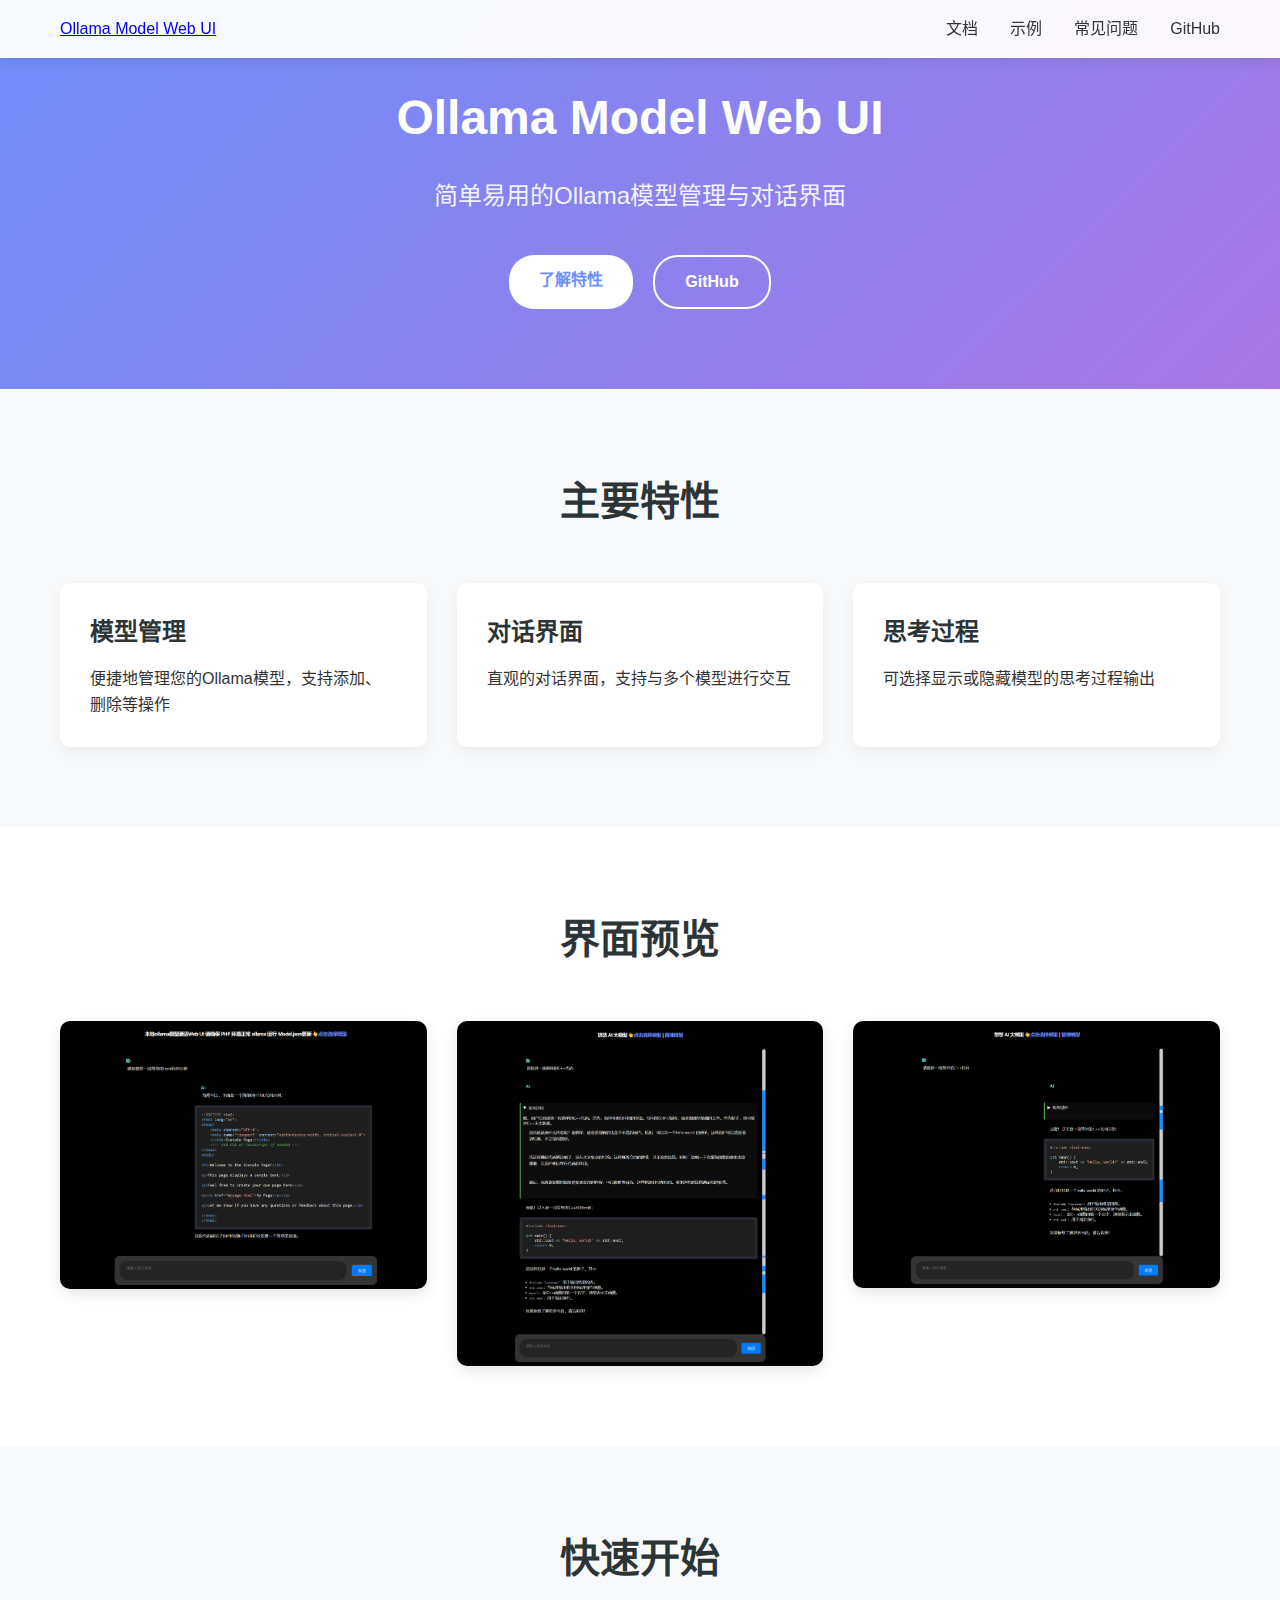
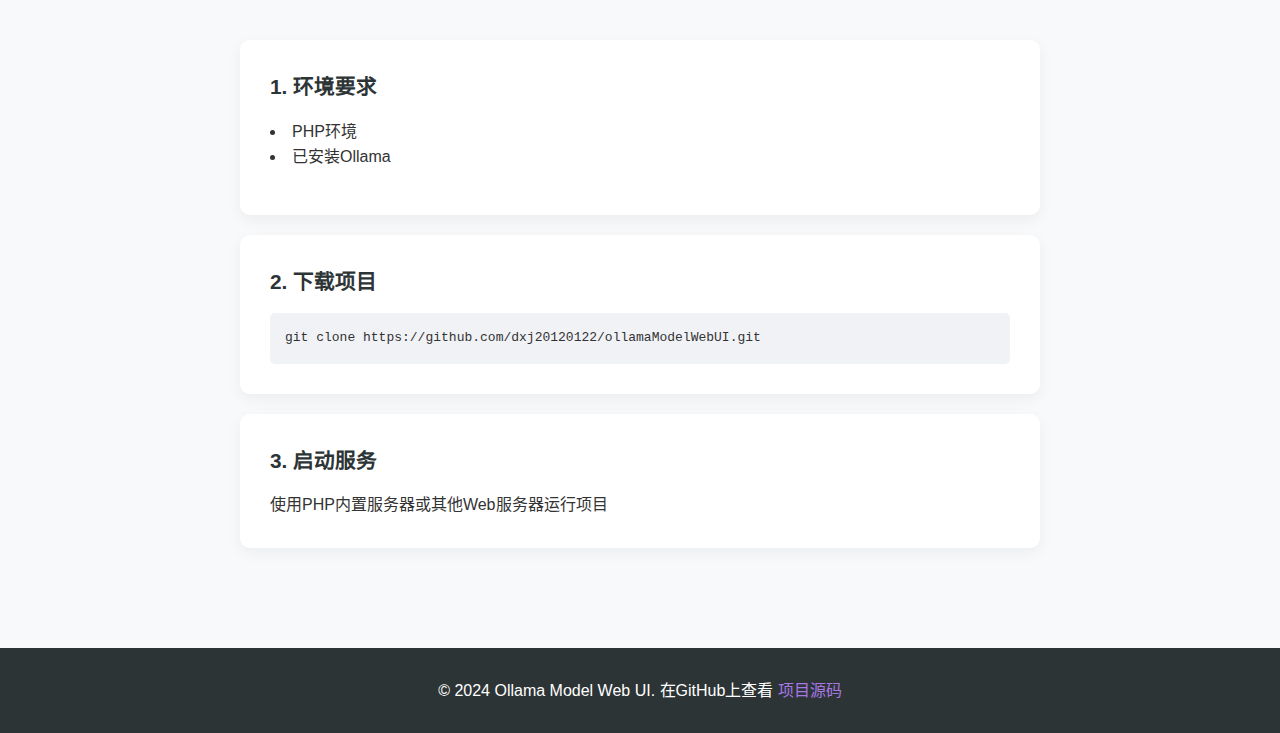
<file: index.html>
<!DOCTYPE html>
<html lang="zh-CN">
<head>
    <meta charset="UTF-8">
    <meta name="viewport" content="width=device-width, initial-scale=1.0">
    <title>Ollama Model Web UI - 简单易用的Ollama模型管理界面</title>
    <link rel="stylesheet" href="Website/css/style.css">
</head>
<body>
    <nav class="nav">
        <div class="container">
            <a href="index.html" class="logo">Ollama Model Web UI</a>
            <div class="nav-links">
                <a href="Website/documentation.html">文档</a>
                <a href="Website/examples.html">示例</a>
                <a href="Website/faq.html">常见问题</a>
                <a href="https://github.com/dxj20120122/ollamaModelWebUI" target="_blank">GitHub</a>
            </div>
        </div>
    </nav>
    <header class="hero">
        <div class="container">
            <h1>Ollama Model Web UI</h1>
            <p class="subtitle">简单易用的Ollama模型管理与对话界面</p>
            <div class="cta-buttons">
                <a href="#features" class="btn primary">了解特性</a>
                <a href="https://github.com/dxj20120122/ollamaModelWebUI" class="btn secondary">GitHub</a>
            </div>
        </div>
    </header>

    <main>
        <section id="features" class="features">
            <div class="container">
                <h2>主要特性</h2>
                <div class="feature-grid">
                    <div class="feature-card">
                        <h3>模型管理</h3>
                        <p>便捷地管理您的Ollama模型，支持添加、删除等操作</p>
                    </div>
                    <div class="feature-card">
                        <h3>对话界面</h3>
                        <p>直观的对话界面，支持与多个模型进行交互</p>
                    </div>
                    <div class="feature-card">
                        <h3>思考过程</h3>
                        <p>可选择显示或隐藏模型的思考过程输出</p>
                    </div>
                </div>
            </div>
        </section>

        <section class="demo">
            <div class="container">
                <h2>界面预览</h2>
                <div class="screenshot-grid">
                    <img src="image/项目UI图片1.png" alt="主界面预览">
                    <img src="image/非隐藏的模型思考输出截图.png" alt="非隐藏的模型思考输出截图">
                    <img src="image/隐藏的模型思考输出截图.png" alt="隐藏的模型思考输出截图">
                </div>
            </div>
        </section>

        <section class="installation">
            <div class="container">
                <h2>快速开始</h2>
                <div class="steps">
                    <div class="step">
                        <h3>1. 环境要求</h3>
                        <ul>
                            <li>PHP环境</li>
                            <li>已安装Ollama</li>
                        </ul>
                    </div>
                    <div class="step">
                        <h3>2. 下载项目</h3>
                        <pre><code>git clone https://github.com/dxj20120122/ollamaModelWebUI.git</code></pre>
                    </div>
                    <div class="step">
                        <h3>3. 启动服务</h3>
                        <p>使用PHP内置服务器或其他Web服务器运行项目</p>
                    </div>
                </div>
            </div>
        </section>
    </main>

    <footer>
        <div class="container">
            <p>© 2024 Ollama Model Web UI. 在GitHub上查看 <a href="https://github.com/dxj20120122/ollamaModelWebUI">项目源码</a></p>
        </div>
    </footer>
</body>
</html>
</file>
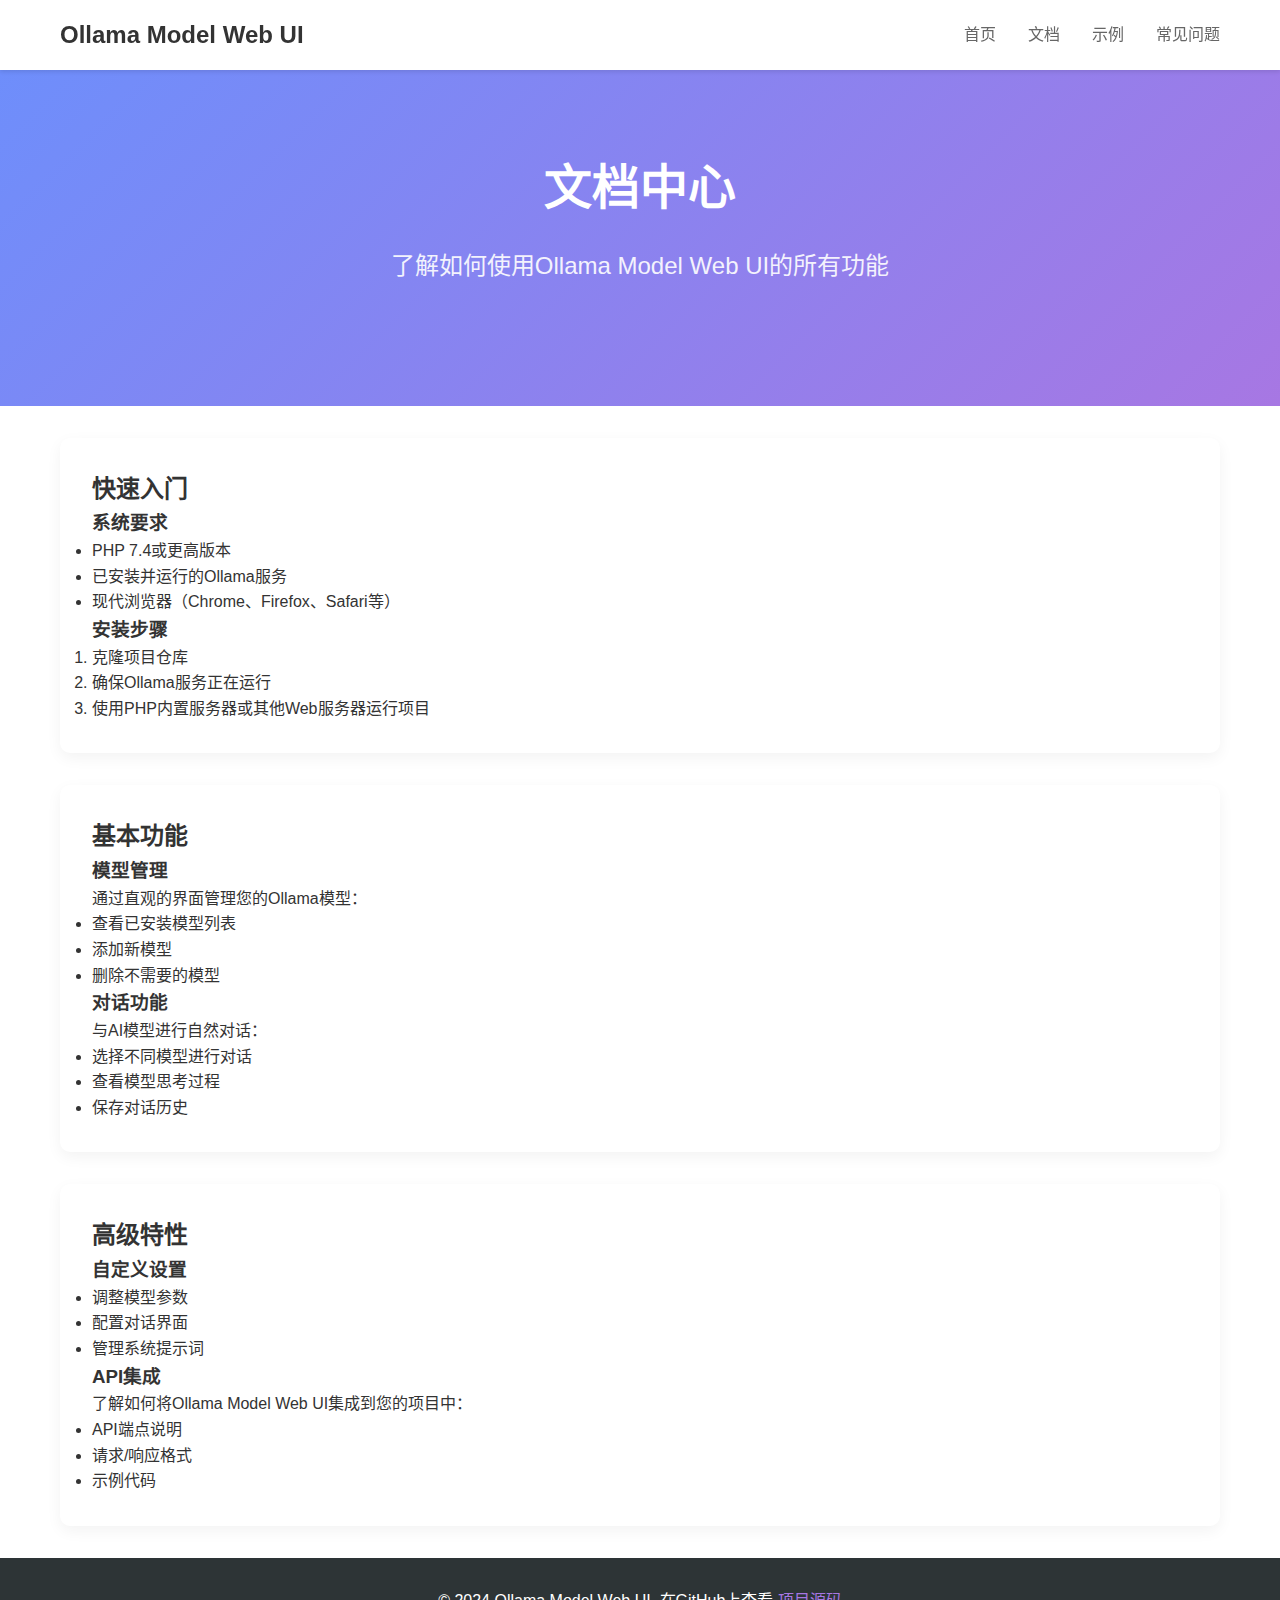
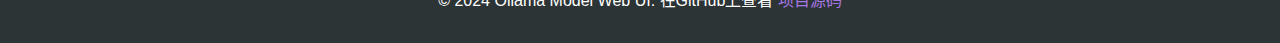
<file: Website/documentation.html>
<!DOCTYPE html>
<html lang="zh-CN">
<head>
    <meta charset="UTF-8">
    <meta name="viewport" content="width=device-width, initial-scale=1.0">
    <title>文档 - Ollama Model Web UI</title>
    <link rel="stylesheet" href="css/style.css">
</head>
<body>
    <link rel="stylesheet" href="css/nav.css">
    <div id="nav-placeholder"></div>
    <script>
        fetch('components/nav.html')
            .then(response => response.text())
            .then(data => {
                document.getElementById('nav-placeholder').innerHTML = data;
            });
    </script>
    <header class="hero">
        <div class="container">
            <h1>文档中心</h1>
            <p class="subtitle">了解如何使用Ollama Model Web UI的所有功能</p>
        </div>
    </header>

    <main>
        <section class="documentation">
            <div class="container">
                <div class="doc-grid">
                    <div class="doc-section">
                        <h2>快速入门</h2>
                        <div class="content">
                            <h3>系统要求</h3>
                            <ul>
                                <li>PHP 7.4或更高版本</li>
                                <li>已安装并运行的Ollama服务</li>
                                <li>现代浏览器（Chrome、Firefox、Safari等）</li>
                            </ul>
                            
                            <h3>安装步骤</h3>
                            <ol>
                                <li>克隆项目仓库</li>
                                <li>确保Ollama服务正在运行</li>
                                <li>使用PHP内置服务器或其他Web服务器运行项目</li>
                            </ol>
                        </div>
                    </div>

                    <div class="doc-section">
                        <h2>基本功能</h2>
                        <div class="content">
                            <h3>模型管理</h3>
                            <p>通过直观的界面管理您的Ollama模型：</p>
                            <ul>
                                <li>查看已安装模型列表</li>
                                <li>添加新模型</li>
                                <li>删除不需要的模型</li>
                            </ul>

                            <h3>对话功能</h3>
                            <p>与AI模型进行自然对话：</p>
                            <ul>
                                <li>选择不同模型进行对话</li>
                                <li>查看模型思考过程</li>
                                <li>保存对话历史</li>
                            </ul>
                        </div>
                    </div>

                    <div class="doc-section">
                        <h2>高级特性</h2>
                        <div class="content">
                            <h3>自定义设置</h3>
                            <ul>
                                <li>调整模型参数</li>
                                <li>配置对话界面</li>
                                <li>管理系统提示词</li>
                            </ul>

                            <h3>API集成</h3>
                            <p>了解如何将Ollama Model Web UI集成到您的项目中：</p>
                            <ul>
                                <li>API端点说明</li>
                                <li>请求/响应格式</li>
                                <li>示例代码</li>
                            </ul>
                        </div>
                    </div>
                </div>
            </div>
        </section>
    </main>

    <footer>
        <div class="container">
            <p>© 2024 Ollama Model Web UI. 在GitHub上查看 <a href="https://github.com/dxj20120122/ollamaModelWebUI">项目源码</a></p>
        </div>
    </footer>
</body>
</html>
</file>
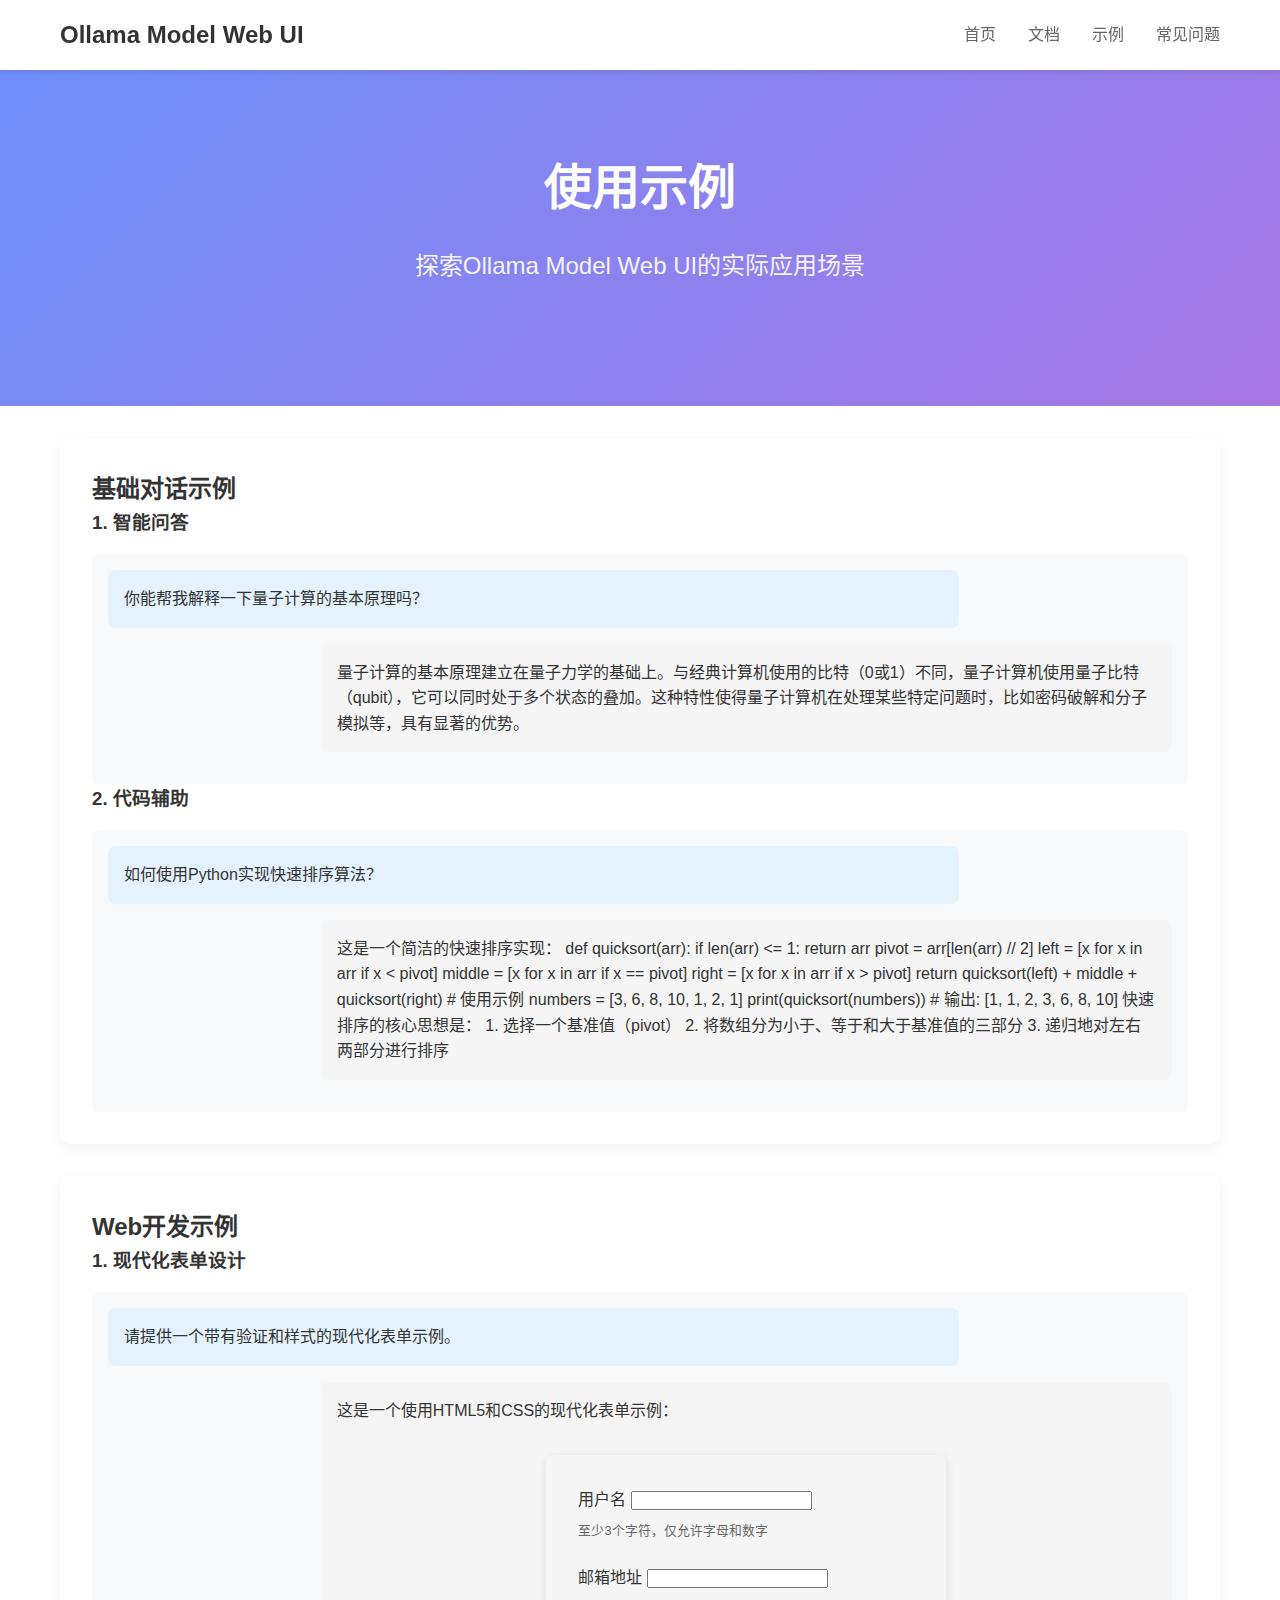
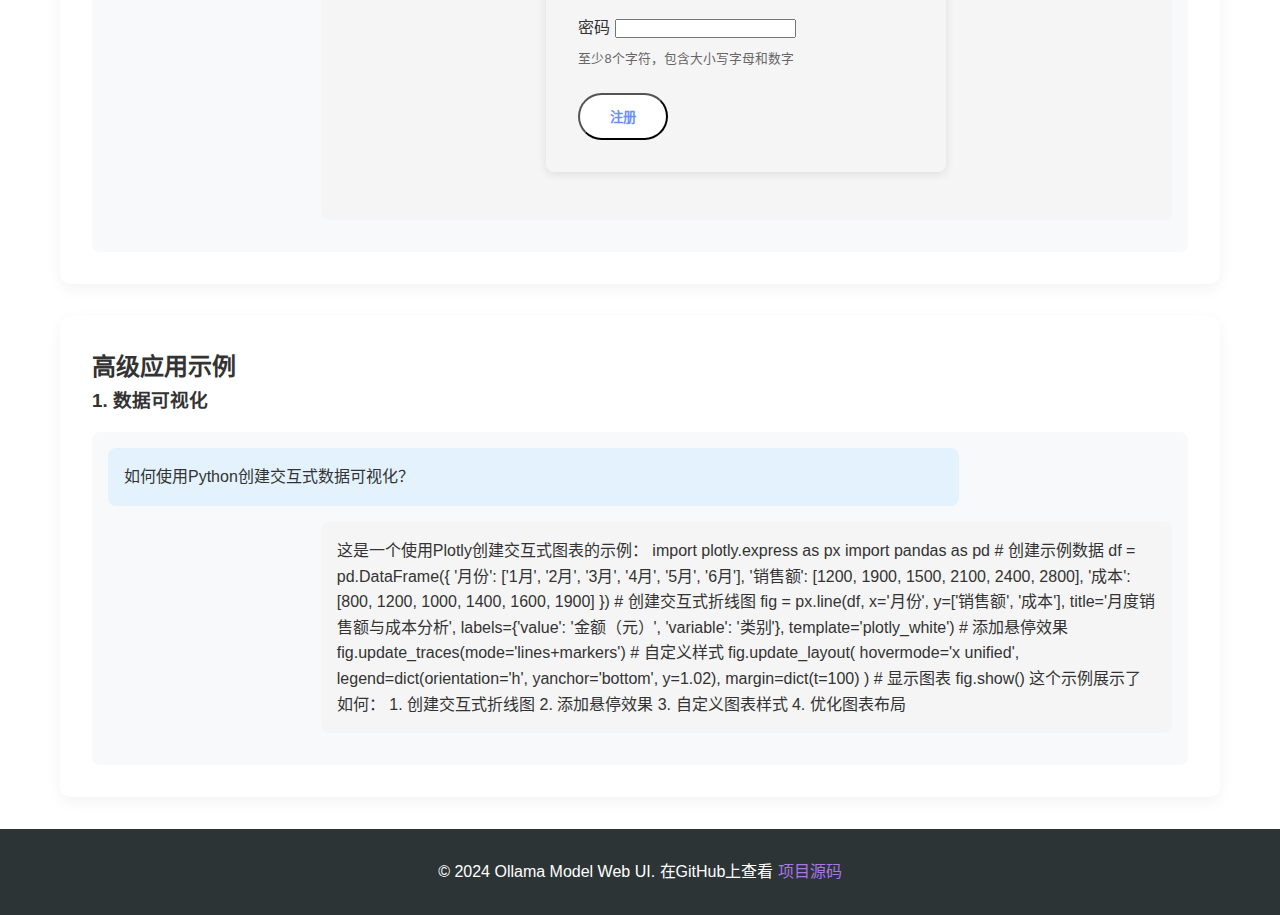
<file: Website/examples.html>
<!DOCTYPE html>
<html lang="zh-CN">
<head>
    <meta charset="UTF-8">
    <meta name="viewport" content="width=device-width, initial-scale=1.0">
    <title>示例 - Ollama Model Web UI</title>
    <link rel="stylesheet" href="css/style.css">
</head>
<body>
    <link rel="stylesheet" href="css/nav.css">
    <div id="nav-placeholder"></div>
    <script>
        fetch('components/nav.html')
            .then(response => response.text())
            .then(data => {
                document.getElementById('nav-placeholder').innerHTML = data;
            });
    </script>
    <header class="hero">
        <div class="container">
            <h1>使用示例</h1>
            <p class="subtitle">探索Ollama Model Web UI的实际应用场景</p>
        </div>
    </header>

    <main>
        <section class="examples">
            <div class="container">
                <div class="example-grid">
                    <div class="example-card">
                        <h2>基础对话示例</h2>
                        <div class="content">
                            <h3>1. 智能问答</h3>
                            <div class="example-chat">
                                <div class="message user">你能帮我解释一下量子计算的基本原理吗？</div>
                                <div class="message assistant">量子计算的基本原理建立在量子力学的基础上。与经典计算机使用的比特（0或1）不同，量子计算机使用量子比特（qubit），它可以同时处于多个状态的叠加。这种特性使得量子计算机在处理某些特定问题时，比如密码破解和分子模拟等，具有显著的优势。</div>
                            </div>
                            
                            <h3>2. 代码辅助</h3>
                            <div class="example-chat">
                                <div class="message user">如何使用Python实现快速排序算法？</div>
                                <div class="message assistant">这是一个简洁的快速排序实现：

def quicksort(arr):
    if len(arr) <= 1:
        return arr
    pivot = arr[len(arr) // 2]
    left = [x for x in arr if x < pivot]
    middle = [x for x in arr if x == pivot]
    right = [x for x in arr if x > pivot]
    return quicksort(left) + middle + quicksort(right)

# 使用示例
numbers = [3, 6, 8, 10, 1, 2, 1]
print(quicksort(numbers))  # 输出: [1, 1, 2, 3, 6, 8, 10]

快速排序的核心思想是：
1. 选择一个基准值（pivot）
2. 将数组分为小于、等于和大于基准值的三部分
3. 递归地对左右两部分进行排序</div>
                            </div>
                        </div>
                    </div>

                    <div class="example-card">
                        <h2>Web开发示例</h2>
                        <div class="content">
                            <h3>1. 现代化表单设计</h3>
                            <div class="example-chat">
                                <div class="message user">请提供一个带有验证和样式的现代化表单示例。</div>
                                <div class="message assistant">这是一个使用HTML5和CSS的现代化表单示例：

<form class="modern-form" onsubmit="return validateForm()">
    <div class="form-group">
        <label for="username">用户名</label>
        <input type="text" id="username" 
               pattern="[A-Za-z0-9]{3,}" 
               title="至少3个字符，仅允许字母和数字" 
               required>
        <span class="hint">至少3个字符，仅允许字母和数字</span>
    </div>
    
    <div class="form-group">
        <label for="email">邮箱地址</label>
        <input type="email" id="email" required>
    </div>
    
    <div class="form-group">
        <label for="password">密码</label>
        <input type="password" id="password"
               pattern="(?=.*\d)(?=.*[a-z])(?=.*[A-Z]).{8,}"
               title="至少8个字符，包含大小写字母和数字"
               required>
        <span class="hint">至少8个字符，包含大小写字母和数字</span>
    </div>
    
    <button type="submit" class="btn primary">注册</button>
</form>

<style>
.modern-form {
    max-width: 400px;
    margin: 2rem auto;
    padding: 2rem;
    border-radius: 8px;
    box-shadow: 0 2px 10px rgba(0,0,0,0.1);
}

.form-group {
    margin-bottom: 1.5rem;
}

.hint {
    display: block;
    font-size: 0.8em;
    color: #666;
    margin-top: 0.5rem;
}
</style></div>
                            </div>
                        </div>
                    </div>

                    <div class="example-card">
                        <h2>高级应用示例</h2>
                        <div class="content">
                            <h3>1. 数据可视化</h3>
                            <div class="example-chat">
                                <div class="message user">如何使用Python创建交互式数据可视化？</div>
                                <div class="message assistant">这是一个使用Plotly创建交互式图表的示例：

import plotly.express as px
import pandas as pd

# 创建示例数据
df = pd.DataFrame({
    '月份': ['1月', '2月', '3月', '4月', '5月', '6月'],
    '销售额': [1200, 1900, 1500, 2100, 2400, 2800],
    '成本': [800, 1200, 1000, 1400, 1600, 1900]
})

# 创建交互式折线图
fig = px.line(df, x='月份', y=['销售额', '成本'],
              title='月度销售额与成本分析',
              labels={'value': '金额（元）', 'variable': '类别'},
              template='plotly_white')

# 添加悬停效果
fig.update_traces(mode='lines+markers')

# 自定义样式
fig.update_layout(
    hovermode='x unified',
    legend=dict(orientation='h', yanchor='bottom', y=1.02),
    margin=dict(t=100)
)

# 显示图表
fig.show()

这个示例展示了如何：
1. 创建交互式折线图
2. 添加悬停效果
3. 自定义图表样式
4. 优化图表布局</div>
                            </div>
                        </div>
                    </div>
                </div>
            </div>
        </section>
    </main>

    <footer>
        <div class="container">
            <p>© 2024 Ollama Model Web UI. 在GitHub上查看 <a href="https://github.com/dxj20120122/ollamaModelWebUI">项目源码</a></p>
        </div>
    </footer>
</body>
</html>
</file>
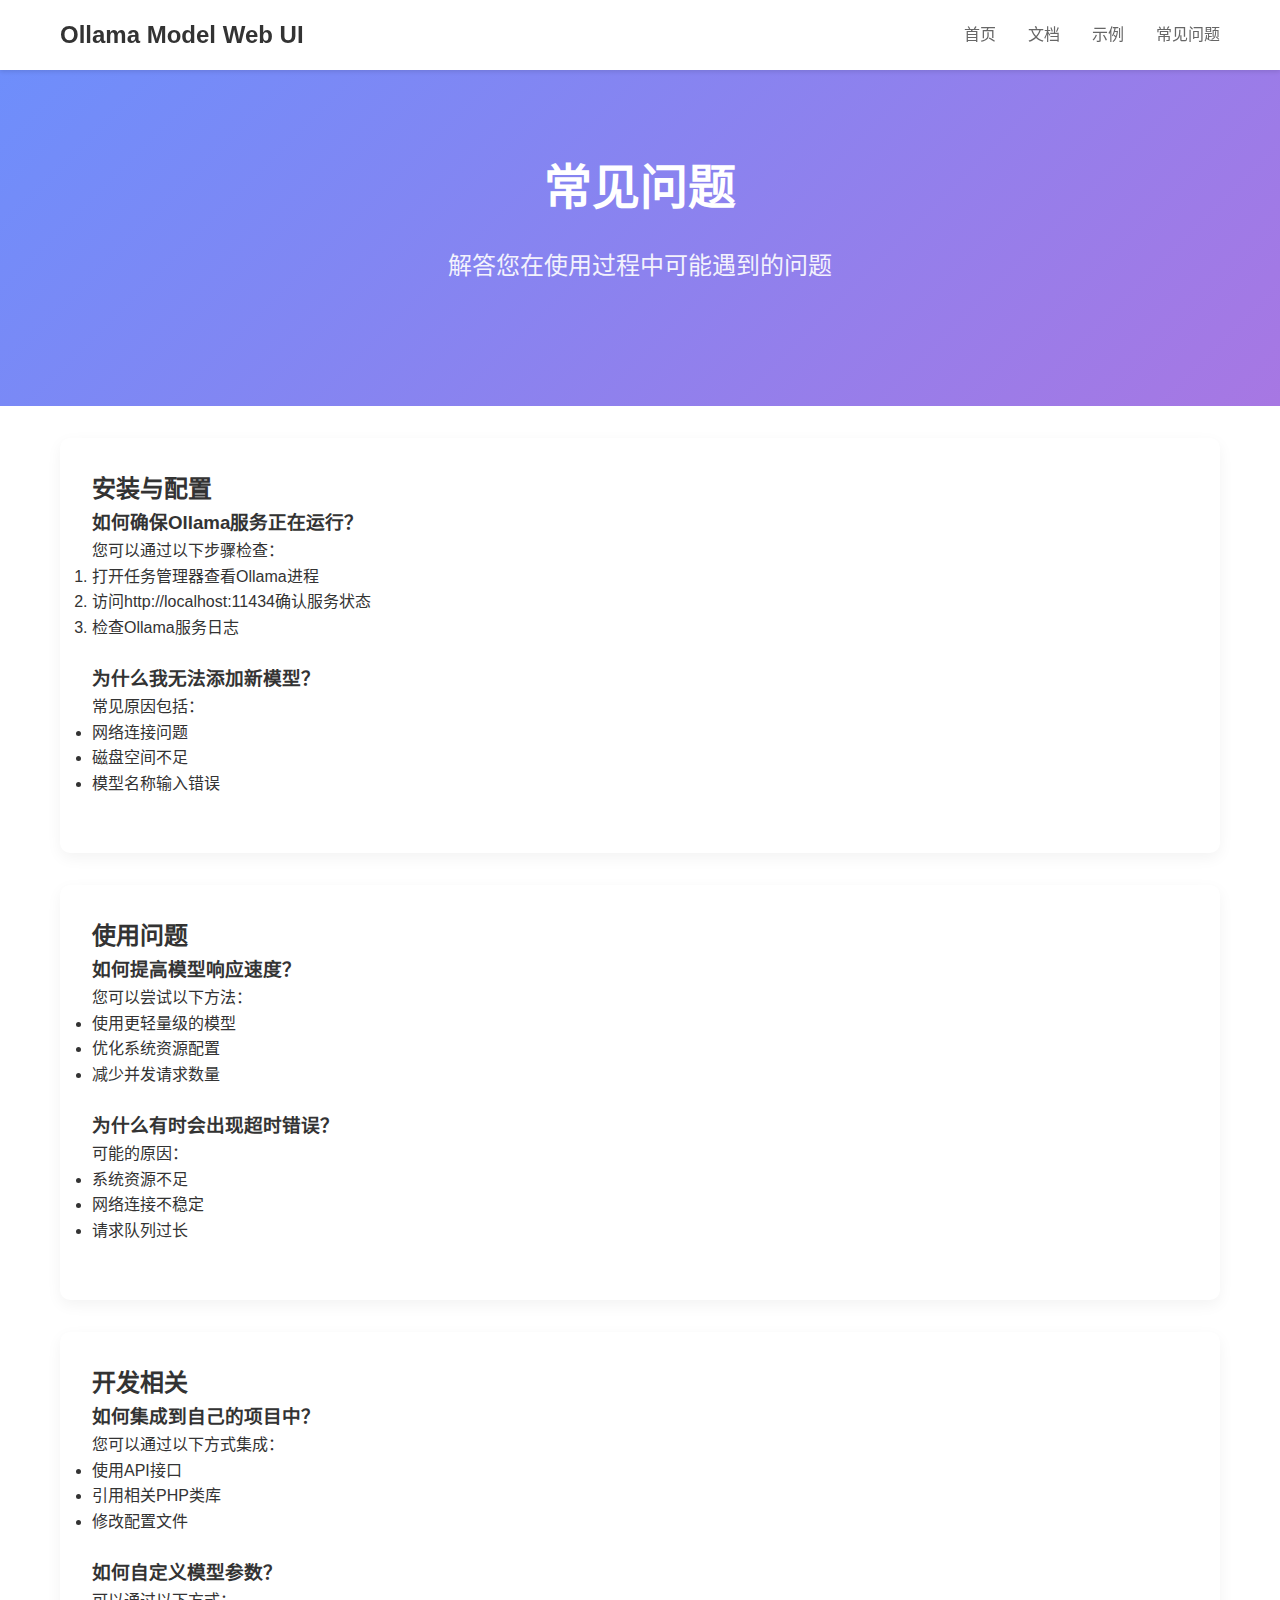
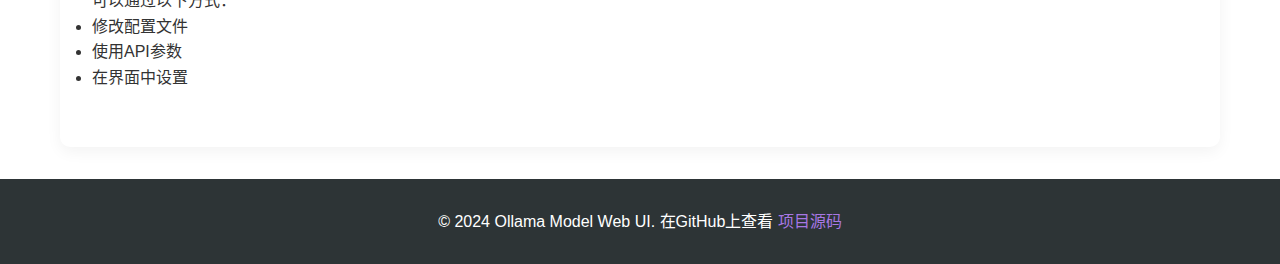
<file: Website/faq.html>
<!DOCTYPE html>
<html lang="zh-CN">
<head>
    <meta charset="UTF-8">
    <meta name="viewport" content="width=device-width, initial-scale=1.0">
    <title>常见问题 - Ollama Model Web UI</title>
    <link rel="stylesheet" href="css/style.css">
</head>
<body>
    <link rel="stylesheet" href="css/nav.css">
    <div id="nav-placeholder"></div>
    <script>
        fetch('components/nav.html')
            .then(response => response.text())
            .then(data => {
                document.getElementById('nav-placeholder').innerHTML = data;
            });
    </script>
    <header class="hero">
        <div class="container">
            <h1>常见问题</h1>
            <p class="subtitle">解答您在使用过程中可能遇到的问题</p>
        </div>
    </header>

    <main>
        <section class="faq">
            <div class="container">
                <div class="faq-grid">
                    <div class="faq-item">
                        <h2>安装与配置</h2>
                        <div class="faq-content">
                            <div class="question">
                                <h3>如何确保Ollama服务正在运行？</h3>
                                <p>您可以通过以下步骤检查：</p>
                                <ol>
                                    <li>打开任务管理器查看Ollama进程</li>
                                    <li>访问http://localhost:11434确认服务状态</li>
                                    <li>检查Ollama服务日志</li>
                                </ol>
                            </div>

                            <div class="question">
                                <h3>为什么我无法添加新模型？</h3>
                                <p>常见原因包括：</p>
                                <ul>
                                    <li>网络连接问题</li>
                                    <li>磁盘空间不足</li>
                                    <li>模型名称输入错误</li>
                                </ul>
                            </div>
                        </div>
                    </div>

                    <div class="faq-item">
                        <h2>使用问题</h2>
                        <div class="faq-content">
                            <div class="question">
                                <h3>如何提高模型响应速度？</h3>
                                <p>您可以尝试以下方法：</p>
                                <ul>
                                    <li>使用更轻量级的模型</li>
                                    <li>优化系统资源配置</li>
                                    <li>减少并发请求数量</li>
                                </ul>
                            </div>

                            <div class="question">
                                <h3>为什么有时会出现超时错误？</h3>
                                <p>可能的原因：</p>
                                <ul>
                                    <li>系统资源不足</li>
                                    <li>网络连接不稳定</li>
                                    <li>请求队列过长</li>
                                </ul>
                            </div>
                        </div>
                    </div>

                    <div class="faq-item">
                        <h2>开发相关</h2>
                        <div class="faq-content">
                            <div class="question">
                                <h3>如何集成到自己的项目中？</h3>
                                <p>您可以通过以下方式集成：</p>
                                <ul>
                                    <li>使用API接口</li>
                                    <li>引用相关PHP类库</li>
                                    <li>修改配置文件</li>
                                </ul>
                            </div>

                            <div class="question">
                                <h3>如何自定义模型参数？</h3>
                                <p>可以通过以下方式：</p>
                                <ul>
                                    <li>修改配置文件</li>
                                    <li>使用API参数</li>
                                    <li>在界面中设置</li>
                                </ul>
                            </div>
                        </div>
                    </div>
                </div>
            </div>
        </section>
    </main>

    <footer>
        <div class="container">
            <p>© 2024 Ollama Model Web UI. 在GitHub上查看 <a href="https://github.com/dxj20120122/ollamaModelWebUI">项目源码</a></p>
        </div>
    </footer>
</body>
</html>
</file>
<file: Website/css/style.css>
/* 全局样式 */
* {
    margin: 0;
    padding: 0;
    box-sizing: border-box;
    scroll-behavior: smooth;
}

/* 导航栏 */
.nav {
    position: fixed;
    top: 0;
    left: 0;
    right: 0;
    background: rgba(255, 255, 255, 0.95);
    padding: 1rem 0;
    box-shadow: 0 2px 10px rgba(0,0,0,0.1);
    z-index: 1000;
    backdrop-filter: blur(10px);
}

.nav .container {
    display: flex;
    justify-content: space-between;
    align-items: center;
}

.nav-links {
    display: flex;
    gap: 2rem;
}

.nav-links a {
    color: #333;
    text-decoration: none;
    font-weight: 500;
    transition: color 0.3s ease;
}

.nav-links a:hover {
    color: #6e8efb;
}

/* 动画效果 */
@keyframes fadeIn {
    from { opacity: 0; transform: translateY(20px); }
    to { opacity: 1; transform: translateY(0); }
}

.fade-in {
    animation: fadeIn 1s ease forwards;
}

body {
    font-family: -apple-system, BlinkMacSystemFont, 'Segoe UI', Roboto, 'Helvetica Neue', Arial, sans-serif;
    line-height: 1.6;
    color: #333;
}

.container {
    max-width: 1200px;
    margin: 0 auto;
    padding: 0 20px;
}

/* 头部样式 */
.hero {
    background: linear-gradient(135deg, #6e8efb, #a777e3);
    color: white;
    padding: 80px 0;
    text-align: center;
}

.hero h1 {
    font-size: 3em;
    margin-bottom: 20px;
}

.subtitle {
    font-size: 1.5em;
    margin-bottom: 40px;
    opacity: 0.9;
}

/* 按钮样式 */
.cta-buttons {
    display: flex;
    gap: 20px;
    justify-content: center;
}

.btn {
    display: inline-block;
    padding: 12px 30px;
    border-radius: 25px;
    text-decoration: none;
    font-weight: bold;
    transition: all 0.3s ease;
}

.btn.primary {
    background: white;
    color: #6e8efb;
}

.btn.secondary {
    border: 2px solid white;
    color: white;
}

.btn:hover {
    transform: translateY(-2px);
    box-shadow: 0 5px 15px rgba(0,0,0,0.1);
}

/* 特性部分 */
.features {
    padding: 80px 0;
    background: #f8f9fa;
}

.features h2 {
    text-align: center;
    margin-bottom: 50px;
    font-size: 2.5em;
    color: #2d3436;
}

.feature-grid {
    display: grid;
    grid-template-columns: repeat(auto-fit, minmax(300px, 1fr));
    gap: 30px;
    margin-top: 40px;
}

.feature-card {
    background: white;
    padding: 30px;
    border-radius: 10px;
    box-shadow: 0 5px 15px rgba(0,0,0,0.05);
    transition: transform 0.3s ease;
}

.feature-card:hover {
    transform: translateY(-5px);
}

.feature-card h3 {
    color: #2d3436;
    margin-bottom: 15px;
    font-size: 1.5em;
}

/* 演示部分 */
.demo {
    padding: 80px 0;
}

.demo h2 {
    text-align: center;
    margin-bottom: 50px;
    font-size: 2.5em;
    color: #2d3436;
}

.screenshot-grid {
    display: grid;
    grid-template-columns: repeat(auto-fit, minmax(300px, 1fr));
    gap: 30px;
    margin-top: 40px;
}

.screenshot-grid img {
    width: 100%;
    border-radius: 10px;
    box-shadow: 0 5px 15px rgba(0,0,0,0.1);
    transition: transform 0.3s ease;
}

.screenshot-grid img:hover {
    transform: scale(1.02);
}

/* 安装部分 */
.installation {
    padding: 80px 0;
    background: #f8f9fa;
}

.installation h2 {
    text-align: center;
    margin-bottom: 50px;
    font-size: 2.5em;
    color: #2d3436;
}

.steps {
    max-width: 800px;
    margin: 0 auto;
}

.step {
    background: white;
    padding: 30px;
    border-radius: 10px;
    margin-bottom: 20px;
    box-shadow: 0 5px 15px rgba(0,0,0,0.05);
}

.step h3 {
    color: #2d3436;
    margin-bottom: 15px;
    font-size: 1.3em;
}

.step ul {
    list-style-position: inside;
    margin-bottom: 15px;
}

.step pre {
    background: #f1f2f6;
    padding: 15px;
    border-radius: 5px;
    overflow-x: auto;
}

/* 页脚 */
footer {
    background: #2d3436;
    color: white;
    padding: 30px 0;
    text-align: center;
}

footer a {
    color: #a777e3;
    text-decoration: none;
}

footer a:hover {
    text-decoration: underline;
}

/* 文档页面样式 */
.doc-grid {
    display: grid;
    grid-template-columns: 1fr;
    gap: 2rem;
    padding: 2rem 0;
}

.doc-section {
    background: white;
    padding: 2rem;
    border-radius: 10px;
    box-shadow: 0 5px 15px rgba(0,0,0,0.05);
    transition: transform 0.3s ease;
}

.doc-section:hover {
    transform: translateY(-5px);
}

/* FAQ页面样式 */
.faq-grid {
    display: grid;
    grid-template-columns: 1fr;
    gap: 2rem;
    padding: 2rem 0;
}

.faq-item {
    background: white;
    padding: 2rem;
    border-radius: 10px;
    box-shadow: 0 5px 15px rgba(0,0,0,0.05);
    transition: transform 0.3s ease;
}

.faq-item:hover {
    transform: translateY(-5px);
}

.question {
    margin-bottom: 1.5rem;
}

/* 示例页面样式 */
.example-grid {
    display: grid;
    grid-template-columns: 1fr;
    gap: 2rem;
    padding: 2rem 0;
}

.example-card {
    background: white;
    padding: 2rem;
    border-radius: 10px;
    box-shadow: 0 5px 15px rgba(0,0,0,0.05);
    transition: transform 0.3s ease;
}

.example-card:hover {
    transform: translateY(-5px);
}

.example-chat {
    margin-top: 1rem;
    padding: 1rem;
    background: #f8f9fa;
    border-radius: 8px;
}

.message {
    margin-bottom: 1rem;
    padding: 1rem;
    border-radius: 8px;
}

.message.user {
    background: #e3f2fd;
    margin-right: 20%;
}

.message.assistant {
    background: #f5f5f5;
    margin-left: 20%;
}

/* 响应式设计 */
@media (max-width: 768px) {
    .hero h1 {
        font-size: 2em;
    }
    
    .subtitle {
        font-size: 1.2em;
    }
    
    .cta-buttons {
        flex-direction: column;
        align-items: center;
    }
    
    .feature-grid,
    .screenshot-grid {
        grid-template-columns: 1fr;
    }
}
</file>
<file: Website/css/nav.css>
.main-nav {
    background-color: #ffffff;
    box-shadow: 0 2px 4px rgba(0,0,0,0.1);
    padding: 1rem 0;
    position: sticky;
    top: 0;
    z-index: 1000;
}

.main-nav .container {
    display: flex;
    justify-content: space-between;
    align-items: center;
}

.nav-brand a {
    font-size: 1.5rem;
    font-weight: bold;
    color: #333;
    text-decoration: none;
}

.nav-links {
    display: flex;
    gap: 2rem;
}

.nav-links a {
    color: #666;
    text-decoration: none;
    transition: color 0.3s ease;
}

.nav-links a:hover {
    color: #000;
}
</file>
